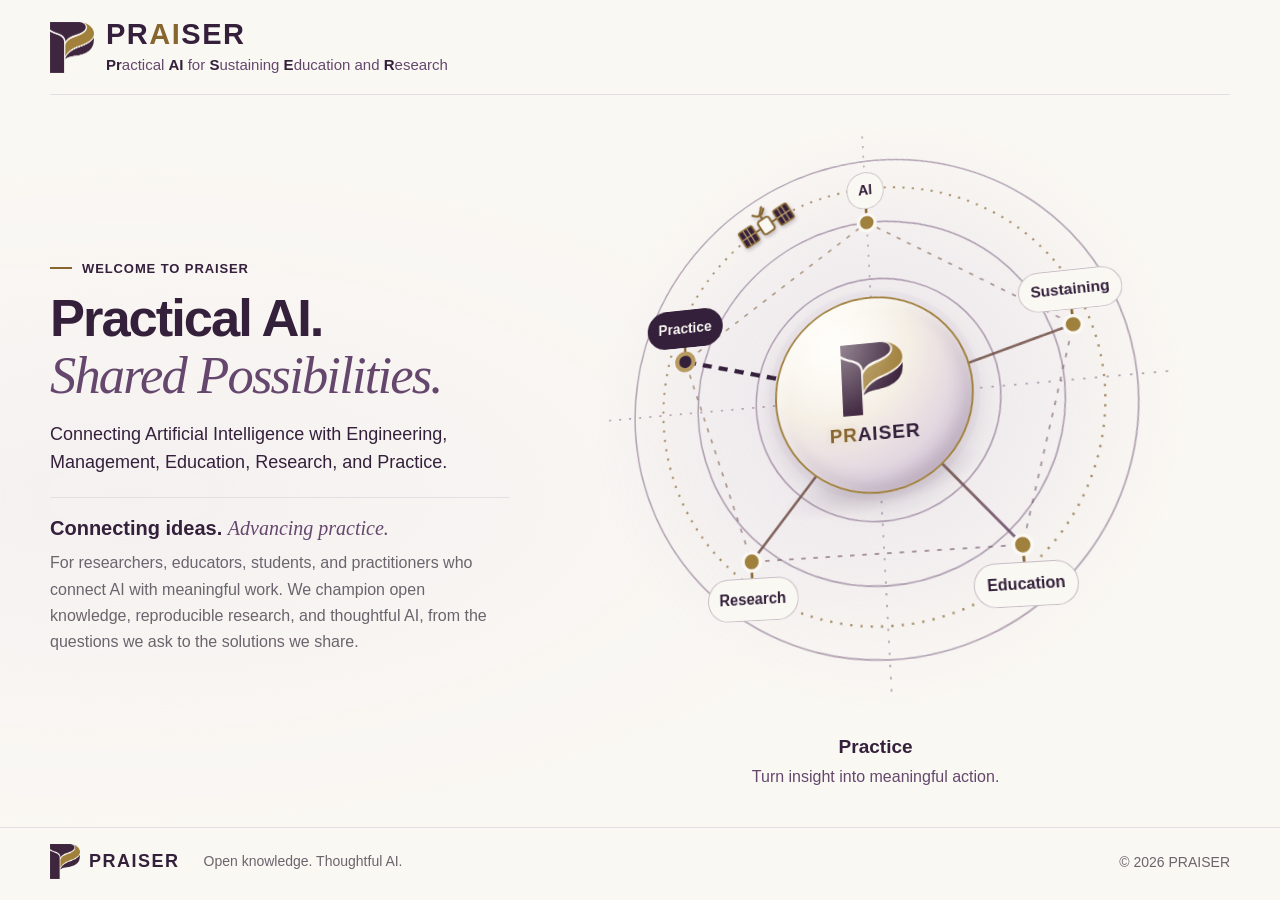
<file: index.html>
<!doctype html>
<html lang="en">
<head>
  <meta charset="utf-8">
  <meta name="viewport" content="width=device-width, initial-scale=1">
  <meta name="theme-color" content="#34203b">
  <meta name="description" content="PRAISER means Practical AI for Sustaining Education and Research. Connecting AI with Engineering, Management, Education, Research, and Practice.">
  <link rel="canonical" href="https://praiser.us/">
  <meta property="og:type" content="website">
  <meta property="og:url" content="https://praiser.us/">
  <meta property="og:title" content="PRAISER — Practical AI. Shared Possibilities.">
  <meta property="og:description" content="Connecting Artificial Intelligence with Engineering, Management, Education, Research, and Practice.">
  <title>PRAISER — Practical AI. Shared Possibilities.</title>
  <link rel="icon" href="assets/praiser-emblem.png" type="image/png">
  <link rel="stylesheet" href="styles.css">
  <script src="app.js" defer></script>
</head>
<body>
  <a class="skip-link" href="#main">Skip to content</a>
  <main id="main">
    <section class="hero" aria-labelledby="welcome-title">
      <div class="container">
        <div class="masthead">
          <div class="brand" aria-label="PRAISER">
            <img src="assets/praiser-emblem.png" alt="" width="44" height="51" fetchpriority="high">
            <div class="brand-copy">
              <abbr class="brand-name" title="Practical AI for Sustaining Education and Research">PR<span class="brand-ai">AI</span>SER</abbr>
              <p class="brand-expansion"><strong>Pr</strong>actical <strong>AI</strong> for <strong>S</strong>ustaining <strong>E</strong>ducation and <strong>R</strong>esearch</p>
            </div>
          </div>
        </div>

        <div class="hero-layout">
          <div class="hero-copy">
            <p class="eyebrow"><span class="accent-line" aria-hidden="true"></span> Welcome to PRAISER</p>
            <h1 id="welcome-title">Practical AI.<br><span>Shared Possibilities.</span></h1>
            <p class="hero-subtitle">Connecting Artificial Intelligence with Engineering, Management, Education, Research, and Practice.</p>
            <div class="hero-purpose" id="possibilities">
              <h2 id="possibilities-title">Connecting ideas. <span>Advancing practice.</span></h2>
              <p>For researchers, educators, students, and practitioners who connect AI with meaningful work. We champion open knowledge, reproducible research, and thoughtful AI, from the questions we ask to the solutions we share.</p>
            </div>
          </div>

          <figure class="connection-visual" aria-label="An orbiting satellite connects PRAISER with Practice, AI, Sustaining, Education, and Research">
            <div class="constellation-stage">
            <div class="constellation" role="group" aria-label="Explore the five themes of PRAISER">
              <div class="pond-ripples" aria-hidden="true"><span></span><span></span><span></span></div>
              <svg class="connection-map" viewBox="0 0 560 560" aria-hidden="true">
                <defs>
                  <radialGradient id="field">
                    <stop stop-color="#b49cce" stop-opacity=".22"/>
                    <stop offset="1" stop-color="#b49cce" stop-opacity="0"/>
                  </radialGradient>
                  <linearGradient id="connection" x1="0" y1="0" x2="1" y2="1">
                    <stop stop-color="#86652e" stop-opacity=".95"/>
                    <stop offset="1" stop-color="#65476d" stop-opacity=".85"/>
                  </linearGradient>
                  <symbol id="knowledge-satellite" viewBox="-34 -26 68 52">
                    <path class="satellite-frame" d="M-14 0h7M7 0h7"/>
                    <rect class="satellite-panel" x="-31" y="-10" width="17" height="20" rx="2"/>
                    <rect class="satellite-panel" x="14" y="-10" width="17" height="20" rx="2"/>
                    <path class="satellite-grid" d="M-25-10v20M-20-10v20M-31 0h17M20-10v20M25-10v20M14 0h17"/>
                    <rect class="satellite-body" x="-7" y="-9" width="14" height="18" rx="3"/>
                    <path class="satellite-antenna" d="M0-9v-6M-7-19Q0-9 7-19M0-15l6-7"/>
                  </symbol>
                </defs>
                <circle cx="280" cy="280" r="270" fill="url(#field)"/>
                <g class="map-guides">
                  <path d="M280 24v512M24 280h512"/>
                  <circle cx="280" cy="280" r="230"/>
                  <circle cx="280" cy="280" r="168"/>
                  <circle cx="280" cy="280" r="112"/>
                </g>
                <g class="map-connections">
                  <path data-discipline="ai" d="M280 280 280 112"/>
                  <path data-discipline="sustaining" d="M280 280 460 230"/>
                  <path data-discipline="education" d="M280 280 400 420"/>
                  <path data-discipline="research" d="M280 280 160 420"/>
                  <path class="is-active" data-discipline="practice" d="M280 280 100 230"/>
                  <path class="perimeter" d="m280 112 180 118-60 190H160L100 230Z"/>
                </g>
                <g class="map-orbit">
                  <circle class="orbit-track" cx="280" cy="280" r="202"/>
                  <use class="orbit-satellite" href="#knowledge-satellite" x="246" y="52" width="68" height="52"/>
                </g>
                <g class="node-leaders">
                  <path d="M280 112v-14M460 230v-14M400 420v14M160 420v14M100 230v-14"/>
                </g>
                <g class="map-nodes">
                  <circle data-discipline="ai" cx="280" cy="112" r="8"/>
                  <circle data-discipline="sustaining" cx="460" cy="230" r="8"/>
                  <circle data-discipline="education" cx="400" cy="420" r="8"/>
                  <circle data-discipline="research" cx="160" cy="420" r="8"/>
                  <circle class="is-active" data-discipline="practice" cx="100" cy="230" r="8"/>
                </g>
              </svg>
              <button class="praiser-core motion-toggle" type="button" aria-label="PRAISER. Pause animation." aria-pressed="false" title="Pause or resume animation" disabled>
                <span class="core-emblem" aria-hidden="true"><img src="assets/praiser-emblem.png" alt="" width="66" height="77"></span>
                <span class="core-wordmark" aria-hidden="true"><span class="wordmark-part is-active" data-letter-group="practice">PR</span><span class="wordmark-part" data-letter-group="ai">AI</span><span class="wordmark-part" data-letter-group="sustaining">S</span><span class="wordmark-part" data-letter-group="education">E</span><span class="wordmark-part" data-letter-group="research">R</span></span>
              </button>
              <button class="discipline ai" type="button" data-discipline="ai" aria-pressed="false" aria-controls="discipline-detail" disabled>AI</button>
              <button class="discipline sustaining" type="button" data-discipline="sustaining" aria-pressed="false" aria-controls="discipline-detail" disabled>Sustaining</button>
              <button class="discipline education" type="button" data-discipline="education" aria-pressed="false" aria-controls="discipline-detail" disabled>Education</button>
              <button class="discipline research" type="button" data-discipline="research" aria-pressed="false" aria-controls="discipline-detail" disabled>Research</button>
              <button class="discipline practice is-active" type="button" data-discipline="practice" aria-pressed="true" aria-controls="discipline-detail" disabled>Practice</button>
            </div>
            </div>
            <div class="discipline-detail" id="discipline-detail">
              <div class="detail-copy"><h3 class="detail-title">Practice</h3><p class="detail-description">Turn insight into meaningful action.</p></div>
            </div>
            <p class="sr-only discipline-announcement" role="status" aria-live="polite"></p>
            <noscript><dl class="static-disciplines"><div><dt>AI</dt><dd>Apply intelligence. Expand possibilities.</dd></div><div><dt>Sustaining</dt><dd>Build lasting value. Support sustainable progress.</dd></div><div><dt>Education</dt><dd>Support learning. Empower educators.</dd></div><div><dt>Research</dt><dd>Ask better questions. Share discoveries.</dd></div></dl></noscript>
          </figure>
        </div>

      </div>
    </section>

  </main>

  <footer class="site-footer">
    <div class="container footer-layout">
      <div class="brand footer-brand"><img src="assets/praiser-emblem.png" alt="" width="30" height="35" loading="lazy"><span>PRAISER</span></div>
      <p>Open knowledge. Thoughtful AI.</p>
      <span class="copyright">© <span id="year">2026</span> PRAISER</span>
    </div>
  </footer>
</body>
</html>
</file>
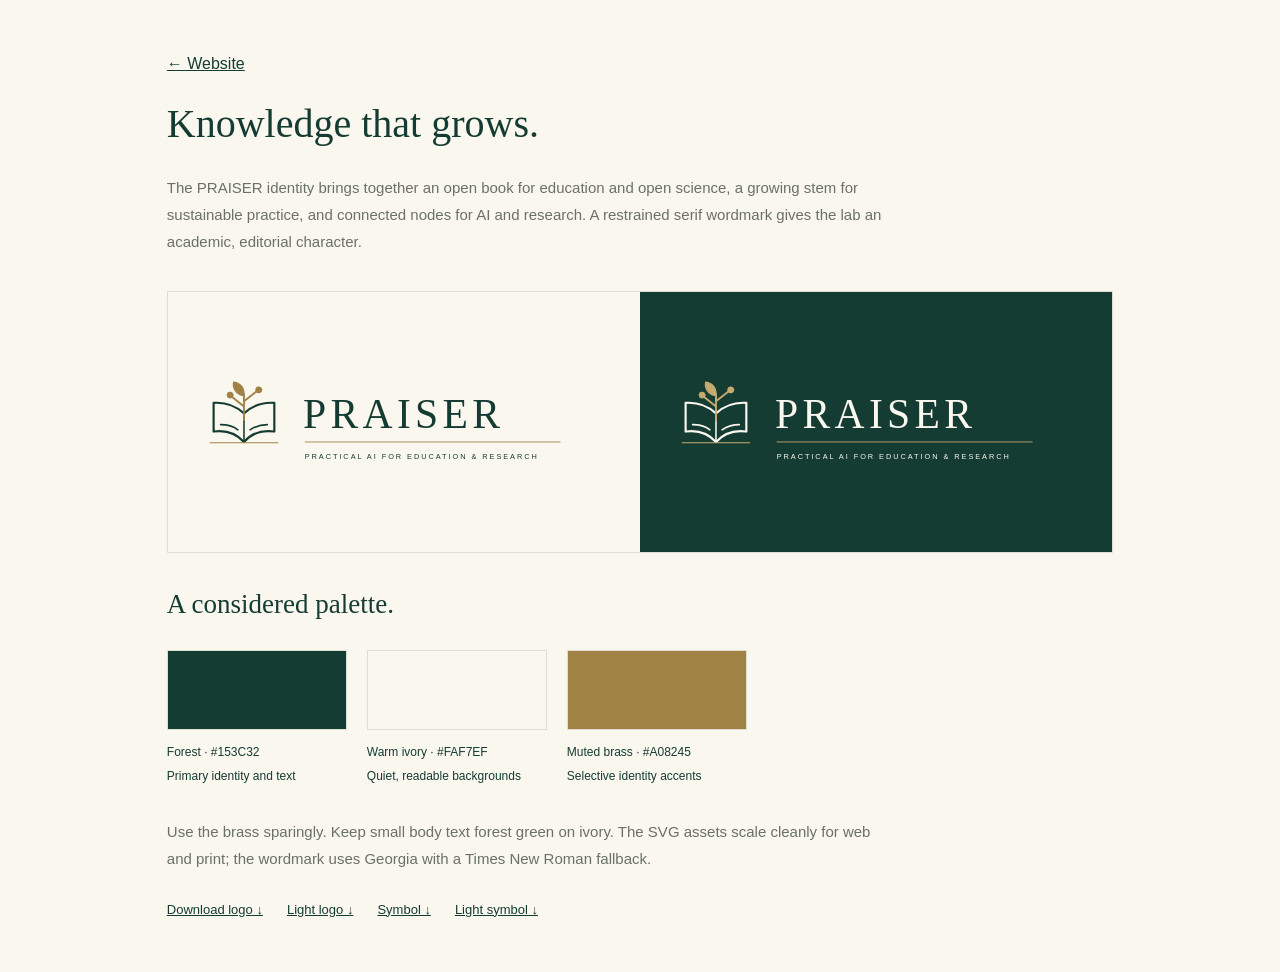
<file: brand.html>
<!doctype html><html lang="en"><head><meta charset="utf-8"><meta name="viewport" content="width=device-width,initial-scale=1"><meta name="robots" content="noindex,follow"><title>PRAISER identity</title><style>*{box-sizing:border-box}body{margin:0;background:#faf7ef;color:#153c32;font-family:Arial,sans-serif}main{max-width:1100px;margin:auto;padding:55px 6%}a{color:inherit}h1{font-family:Georgia,serif;font-weight:400;font-size:40px}p{font-size:15px;line-height:1.8;max-width:720px;color:#697169}.logos{display:grid;grid-template-columns:1fr 1fr;margin:36px 0;border:1px solid #deded2}.logo{min-height:260px;display:flex;justify-content:center;align-items:center;padding:30px}.logo img{width:100%;max-width:420px}.dark{background:#153c32}.swatches{display:flex;gap:20px;margin:30px 0;flex-wrap:wrap}.swatch{width:180px;font-size:12px;line-height:2}.chip{height:80px;border:1px solid #deded2;margin-bottom:10px}h2{font-family:Georgia,serif;font-weight:400;font-size:27px}.downloads{display:flex;gap:24px;flex-wrap:wrap;font-size:13px;margin-top:30px}@media(max-width:700px){.logos{grid-template-columns:1fr}.logo{min-height:210px}}</style></head><body><main><a href="index.html">&larr; Website</a><h1>Knowledge that grows.</h1><p>The PRAISER identity brings together an open book for education and open science, a growing stem for sustainable practice, and connected nodes for AI and research. A restrained serif wordmark gives the lab an academic, editorial character.</p><div class="logos"><div class="logo"><img src="assets/praiser-logo.svg" alt="PRAISER logo on ivory"></div><div class="logo dark"><img src="assets/praiser-logo-light.svg" alt="PRAISER logo on forest green"></div></div><h2>A considered palette.</h2><div class="swatches"><div class="swatch"><div class="chip" style="background:#153c32"></div>Forest &middot; #153C32<br>Primary identity and text</div><div class="swatch"><div class="chip" style="background:#faf7ef"></div>Warm ivory &middot; #FAF7EF<br>Quiet, readable backgrounds</div><div class="swatch"><div class="chip" style="background:#a08245"></div>Muted brass &middot; #A08245<br>Selective identity accents</div></div><p>Use the brass sparingly. Keep small body text forest green on ivory. The SVG assets scale cleanly for web and print; the wordmark uses Georgia with a Times New Roman fallback.</p><div class="downloads"><a href="assets/praiser-logo.svg" download>Download logo &darr;</a><a href="assets/praiser-logo-light.svg" download>Light logo &darr;</a><a href="assets/praiser-mark.svg" download>Symbol &darr;</a><a href="assets/praiser-mark-light.svg" download>Light symbol &darr;</a></div></main></body></html>
</file>
<file: styles.css>
:root {
  color-scheme: light;
  --paper: #faf8f3;
  --plum: #34203b;
  --plum-soft: #65476d;
  --gold: #86652e;
  --muted: #6c636d;
  --line: #e4dfe3;
  --sans: "Segoe UI", -apple-system, BlinkMacSystemFont, Arial, sans-serif;
  --serif: "Iowan Old Style", "Palatino Linotype", "Book Antiqua", Georgia, serif;
}

* { box-sizing: border-box; }
img, svg { max-width: 100%; }
html { scroll-behavior: smooth; scroll-padding-top: 20px; }
body { margin: 0; background: var(--paper); color: var(--plum); font-family: var(--sans); font-size: 16px; -webkit-font-smoothing: antialiased; }
h1, h2, h3, p { margin: 0; }
a { color: inherit; text-decoration: none; }
button { font: inherit; cursor: pointer; }
a, button { -webkit-tap-highlight-color: transparent; }
a:focus-visible, button:focus-visible { outline: 2px solid var(--gold); outline-offset: 5px; }
::selection { background: #e4d5b6; color: var(--plum); }
[hidden] { display: none !important; }
.container { width: min(1180px, calc(100% - 64px)); margin-inline: auto; }
.skip-link { position: fixed; z-index: 10; top: 12px; left: 12px; padding: 14px 20px; background: var(--plum); color: white; transform: translateY(-160%); }
.skip-link:focus { transform: none; }
.sr-only { position: absolute; width: 1px; height: 1px; padding: 0; margin: -1px; overflow: hidden; clip-path: inset(50%); white-space: nowrap; border: 0; }

/* Show the complete name at first contact, with AI highlighted in the wordmark. */
.hero { background: radial-gradient(ellipse at 10% 60%, #ede6ee66, transparent 48%), var(--paper); }
.masthead { display: flex; align-items: center; justify-content: space-between; gap: 28px; padding-block: 18px; border-bottom: 1px solid var(--line); }
.brand { display: flex; align-items: center; gap: 12px; }
.brand img { display: block; object-fit: contain; flex-shrink: 0; }
.masthead .brand { min-width: 0; max-width: 100%; }
.brand-copy { display: grid; gap: 3px; min-width: 0; }
.brand-name { font-size: 29px; font-weight: 700; line-height: 1.15; letter-spacing: 1.5px; text-decoration: none; }
.brand-ai { color: var(--gold); }
.brand-expansion { font-size: 15px; line-height: 1.45; color: var(--plum-soft); }
.brand-expansion strong { color: var(--plum); font-weight: 800; }
.hero-layout { display: grid; grid-template-columns: minmax(0, .82fr) minmax(0, 1.18fr); align-items: center; gap: 20px; padding-block: 12px 20px; }
.hero-copy { min-width: 0; max-width: 460px; }
.eyebrow { display: flex; align-items: center; gap: 10px; font-size: 13px; font-weight: 650; letter-spacing: .9px; text-transform: uppercase; line-height: 1.5; }
.accent-line { width: 22px; height: 2px; background: var(--gold); flex-shrink: 0; }
h1 { margin-top: 12px; font-size: clamp(38px, 4.1vw, 56px); line-height: 1.08; letter-spacing: -2px; font-weight: 550; }
h1 > span { font-family: var(--serif); font-weight: 400; font-style: italic; color: var(--plum-soft); letter-spacing: -1.8px; }
.hero-subtitle { max-width: 620px; margin-top: 18px; font-size: 18px; line-height: 1.55; }
.hero-purpose { margin-top: 20px; padding-top: 16px; border-top: 1px solid var(--line); }
.hero-purpose h2 { font-size: 20px; font-weight: 600; line-height: 1.4; text-wrap: balance; }
.hero-purpose h2 > span { color: var(--plum-soft); font-family: var(--serif); font-style: italic; font-weight: 400; }
.hero-purpose > p { margin-top: 8px; color: var(--muted); font-size: 16px; line-height: 1.65; text-wrap: pretty; }

/* The larger, open figure connects the PRAISER identity to its five themes. */
.connection-visual { min-width: 0; width: 100%; max-width: 660px; justify-self: start; margin: 0; color: var(--plum); }
.constellation-stage { position: relative; width: 100%; aspect-ratio: 1; perspective: 1000px; }
.constellation { position: relative; width: 100%; aspect-ratio: 1; transform-style: preserve-3d; transform: rotateX(var(--scene-x, 12deg)) rotateY(var(--scene-y, -10deg)) rotateZ(-3deg) scale(.94); transition: transform .28s ease-out; }
.connection-map { position: relative; z-index: 1; width: 100%; height: 100%; display: block; }
/* Ripples start at the sphere's diameter and flatten into a receding pond plane. */
.pond-ripples { position: absolute; inset: 0; pointer-events: none; }
.pond-ripples::before { content: ""; position: absolute; left: 33%; top: 60%; width: 34%; height: 8%; border-radius: 50%; background: radial-gradient(ellipse, #34203b24, transparent 70%); transform: rotate(-12deg); }
.pond-ripples > span { position: absolute; inset: 34%; border-radius: 50%; opacity: 0; transform-origin: center; background: radial-gradient(closest-side, transparent 86%, #ecdcc43d 90%, #dec79b99 94%, #e6d9ea66 97%, transparent 100%); }
.motion-enabled .pond-ripples > span { animation: pond-ripple 4.8s linear infinite; }
.motion-enabled .pond-ripples > span:nth-child(2) { animation-delay: -1.6s; }
.motion-enabled .pond-ripples > span:nth-child(3) { animation-delay: -3.2s; }
.map-guides { fill: none; stroke: var(--plum-soft); stroke-width: 1.5; opacity: .45; }
.map-guides > path { stroke-dasharray: 2 8; }
.map-connections { fill: none; stroke: url(#connection); stroke-width: 2.3; }
.map-connections .perimeter { opacity: .65; stroke-width: 1.6; stroke-dasharray: 4 7; }
.map-connections > .is-active { stroke: var(--plum); stroke-width: 4; }
.motion-enabled .map-connections > .is-active { stroke-dasharray: 9 7; animation: signal 1.5s linear infinite; }
.orbit-track { fill: none; stroke: var(--gold); stroke-width: 2; stroke-dasharray: 2 7; opacity: .7; }
/* JavaScript drives the satellite and wordmark from the same animation clock. */
.map-orbit { transform-origin: 280px 280px; transform: rotate(var(--satellite-angle, -74.475889deg)); }
.satellite-frame, .satellite-antenna { fill: none; stroke: var(--gold); stroke-width: 2.4; stroke-linecap: round; stroke-linejoin: round; }
.satellite-panel { fill: var(--plum); stroke: var(--gold); stroke-width: 1.8; }
.satellite-grid { fill: none; stroke: #d7b874; stroke-width: 1.1; }
.satellite-body { fill: var(--paper); stroke: var(--gold); stroke-width: 2.2; }
.orbit-satellite { transform-origin: 280px 78px; transform: scale(var(--satellite-depth, 1)); filter: drop-shadow(0 3px 2px #34203b40); }
.map-nodes { fill: #a0803d; stroke: var(--paper); stroke-width: 3; }
.map-nodes > .is-active { fill: var(--plum); stroke: #b79b60; stroke-width: 4; }
.node-leaders { fill: none; stroke: var(--gold); stroke-width: 2.3; stroke-linecap: round; }
.praiser-core { position: absolute; z-index: 2; top: 50%; left: 50%; width: 32%; aspect-ratio: 1; padding: 0; border-radius: 50%; transform: translate(-50%, -50%) translateZ(18px); display: flex; flex-direction: column; align-items: center; justify-content: center; gap: 8px; color: var(--plum); background: radial-gradient(circle at 30% 24%, #fffdf9 5%, #f5efe5 38%, #e0d3df 70%, #b9a4bf 100%); border: 2px solid #a0803d; box-shadow: inset 5px 6px 12px #fffdf9b3, inset -8px -10px 18px #34203b24, 0 0 0 7px #9a7daa0d, 0 12px 24px #34203b24; }
.core-emblem { position: relative; display: block; width: 66px; height: 77px; flex-shrink: 0; transform-origin: center 75%; }
.praiser-core img { display: block; width: 100%; height: 100%; object-fit: contain; }
/* Light moves through the original P while the surrounding pond carries its ripples. */
.core-emblem::after { content: ""; display: none; position: absolute; inset: 0; pointer-events: none; opacity: 0; background: linear-gradient(115deg, transparent 32%, #efd18cb3 45%, #fff6d9cc 50%, #efd18cb3 55%, transparent 68%); background-size: 240% 100%; background-position: 160% 0; }
@supports (mask-image: url("assets/praiser-emblem.png")) or (-webkit-mask-image: url("assets/praiser-emblem.png")) {
  .core-emblem::after { display: block; -webkit-mask: url("assets/praiser-emblem.png") center / contain no-repeat; mask: url("assets/praiser-emblem.png") center / contain no-repeat; }
}
.praiser-core::after { content: ""; position: absolute; inset: 3%; border-radius: 50%; pointer-events: none; background: radial-gradient(ellipse at 30% 19%, #fffdf980, transparent 40%); }
.motion-enabled .core-emblem { animation: logo-breathe 4s ease-in-out infinite; }
.motion-enabled .core-emblem::after { animation: logo-light 4s ease-in-out infinite; }
.praiser-core:disabled { cursor: default; opacity: 1; }
.praiser-core:focus-visible { outline: 3px solid var(--plum); outline-offset: 5px; }
.praiser-core[aria-pressed="true"] { border-color: var(--plum); }
.motion-enabled .praiser-core { animation: sphere-float 4.8s ease-in-out infinite; }
.core-wordmark { display: inline-flex; align-items: baseline; white-space: nowrap; font-size: 20px; font-weight: 750; line-height: 1.2; letter-spacing: 1px; }
.wordmark-part { display: inline-block; transform-origin: center bottom; }
.wordmark-part.is-active { color: var(--gold); text-shadow: 0 0 8px #d4b57455; }
.motion-enabled .wordmark-part.is-active { animation: letter-emphasis 1s ease-in-out infinite; }
.discipline { position: absolute; z-index: 3; --node-gap: 2.5%; left: var(--node-x); top: calc(var(--node-y) - var(--node-gap)); translate: -50% -100%; min-height: 44px; padding: 8px 12px; color: var(--plum); border: 1px solid #65476d55; border-radius: 24px; background: var(--paper); font-size: 16px; font-weight: 600; line-height: 1.2; white-space: nowrap; transition: background .3s, border-color .3s, color .3s; }
.discipline:disabled { cursor: default; opacity: 1; }
.discipline:hover, .discipline.is-active { background: var(--plum); border-color: var(--plum); color: var(--paper); }
.discipline:focus-visible { outline-color: var(--gold); }
/* Match each label to its SVG dot in the same square coordinate system. */
.ai { --node-x: 50%; --node-y: 20%; }
.sustaining { --node-x: 82.142857%; --node-y: 41.071429%; }
.education { --node-x: 71.428571%; --node-y: 75%; }
.research { --node-x: 28.571429%; --node-y: 75%; }
.practice { --node-x: 17.857143%; --node-y: 41.071429%; }
.education, .research { top: calc(var(--node-y) + var(--node-gap)); translate: -50% 0; }
.discipline-detail { margin: 0 12px 4px; padding: 8px 0; text-align: center; }
.detail-copy { min-height: 60px; }
.detail-title { font-size: 19px; line-height: 1.3; font-weight: 600; color: var(--plum); }
.detail-description { margin-top: 5px; font-size: 16px; line-height: 1.5; color: var(--plum-soft); }
.static-disciplines { margin: 0; padding: 0 17px 16px; }
.static-disciplines > div { margin-top: 12px; }
.static-disciplines dt { color: var(--plum); font-weight: 600; }
.static-disciplines dd { margin: 4px 0 0; line-height: 1.5; }
.motion-paused .discipline, .motion-paused .praiser-core, .motion-paused .core-emblem, .motion-paused .core-emblem::after, .motion-paused .pond-ripples > span, .motion-paused .wordmark-part, .motion-paused .map-connections > .is-active { animation-play-state: paused; }

.site-footer { border-top: 1px solid var(--line); }
.footer-layout { display: flex; align-items: center; gap: 24px; padding-block: 16px; }
.footer-brand { gap: 9px; }
.footer-brand > span { font-size: 18px; font-weight: 650; letter-spacing: 1.5px; }
.footer-layout > p { color: var(--muted); font-size: 14px; line-height: 1.5; }
.copyright { color: var(--muted); font-size: 14px; margin-left: auto; white-space: nowrap; }

@keyframes letter-emphasis { 0%, 100% { transform: translateY(0) scale(1); } 40% { transform: translateY(-2px) scale(1.08); } }
@keyframes signal { to { stroke-dashoffset: -32; } }
@keyframes sphere-float { 0%, 100% { transform: translate(-50%, -50%) translateZ(18px) translateY(0); } 50% { transform: translate(-50%, -50%) translateZ(18px) translateY(-3px); } }
@keyframes logo-breathe { 0%, 100% { transform: translateY(0) scale(1); } 45% { transform: translateY(-2px) scale(1.055); } }
@keyframes logo-light { 0%, 12% { opacity: 0; background-position: 160% 0; } 24% { opacity: .85; } 65% { opacity: .85; background-position: -65% 0; } 78%, 100% { opacity: 0; background-position: -65% 0; } }
@keyframes pond-ripple {
  0% { opacity: 0; transform: rotate(-12deg) rotateX(0deg) scale(1); }
  12% { opacity: .62; }
  50% { opacity: .28; }
  100% { opacity: 0; transform: rotate(-12deg) rotateX(48deg) scale(3); }
}
@keyframes entrance { from { opacity: 0; transform: translateY(8px); } to { opacity: 1; transform: none; } }
@media (prefers-reduced-motion: no-preference) {
  .hero-copy { animation: entrance .7s ease-out both; }
}
/* Offset the diagram's internal top inset without changing its square geometry. */
@media (min-width: 761px) {
  .constellation-stage { margin-block-start: clamp(-40px, -4vw, -24px); }
}
@media (max-width: 1100px) {
  .hero-layout { grid-template-columns: minmax(0, .85fr) minmax(0, 1.15fr); gap: 16px; }
  h1 { font-size: clamp(42px, 4.6vw, 50px); }
  .hero-subtitle { font-size: 17px; }
  .praiser-core { gap: 6px; }
  .core-emblem { width: 52px; height: 61px; }
  .core-wordmark { font-size: 16px; letter-spacing: .7px; }
}
@media (max-width: 900px) {
  .container { width: calc(100% - 40px); }
  .masthead { flex-wrap: wrap; gap: 10px 20px; padding-block: 15px; }
}
@media (max-width: 760px) {
  .hero-layout { grid-template-columns: 1fr; align-items: start; gap: 12px; padding-block: 16px 20px; }
  .hero-copy { max-width: 680px; }
  h1 { font-size: clamp(38px, 6.5vw, 53px); }
  .hero-subtitle { margin-top: 14px; }
  .connection-visual { max-width: 460px; justify-self: center; }
}
@media (max-width: 560px) {
  .container { width: calc(100% - 32px); }
  .masthead .brand { align-items: flex-start; gap: 10px; }
  .masthead .brand img { width: 36px; height: 42px; }
  .brand-name { font-size: 27px; }
  .brand-expansion { max-width: 360px; font-size: 15px; }
  h1 { font-size: clamp(34px, 8.3vw, 44px); letter-spacing: -1.5px; }
  h1 > span { letter-spacing: -1.2px; }
  .hero-subtitle { font-size: 17px; }
  .constellation { aspect-ratio: 1; }
  .praiser-core { gap: 5px; }
  .core-emblem { width: 44px; height: 51px; }
  .core-wordmark { font-size: 15px; }
  .discipline { padding: 7px 9px; font-size: 14px; }
  .detail-copy { min-height: 78px; }
  .footer-layout { flex-wrap: wrap; gap: 10px 20px; }
  .footer-layout > p { order: 3; width: 100%; }
}
@media (min-width: 761px) and (max-width: 1024px) {
  .container { width: calc(100% - 48px); }
  .hero-layout { grid-template-columns: minmax(0, .8fr) minmax(0, 1.2fr); gap: 20px; padding-block: 12px 20px; }
  h1 { font-size: clamp(34px, 4.1vw, 42px); }
  .hero-subtitle { font-size: 16px; line-height: 1.6; }
  .connection-visual { max-width: 540px; }
}
@media (max-width: 380px) {
  h1 { font-size: 34px; }
  .praiser-core { gap: 4px; }
  .core-emblem { width: 36px; height: 42px; }
  .core-wordmark { font-size: 14px; letter-spacing: .5px; }
}
@media (orientation: landscape) and (max-height: 600px) and (min-width: 640px) {
  .hero-layout { grid-template-columns: minmax(0, .85fr) minmax(0, 1.15fr); align-items: center; gap: 16px; padding-block: 8px 16px; }
  .constellation-stage { margin-block-start: -16px; }
  h1 { font-size: clamp(34px, 4vw, 46px); }
  .hero-subtitle { font-size: 16px; }
  .connection-visual { max-width: 380px; justify-self: center; }
  .core-emblem { width: 44px; height: 51px; }
  .praiser-core { gap: 5px; }
  .core-wordmark { font-size: 15px; letter-spacing: .5px; }
  .discipline { font-size: 14px; padding: 7px 9px; }
  .detail-title { font-size: 17px; }
  .detail-description { font-size: 15px; }
  .detail-copy { min-height: 74px; }
}
@media (hover: none), (pointer: coarse) {
  .constellation { transform: rotateX(8deg) rotateY(-6deg) rotateZ(-3deg) scale(.94); }
}
@media (prefers-reduced-motion: reduce) {
  html { scroll-behavior: auto; }
  *, *::before, *::after { animation: none !important; transition: none !important; }
  .constellation { transform: none; }
}
</file>
